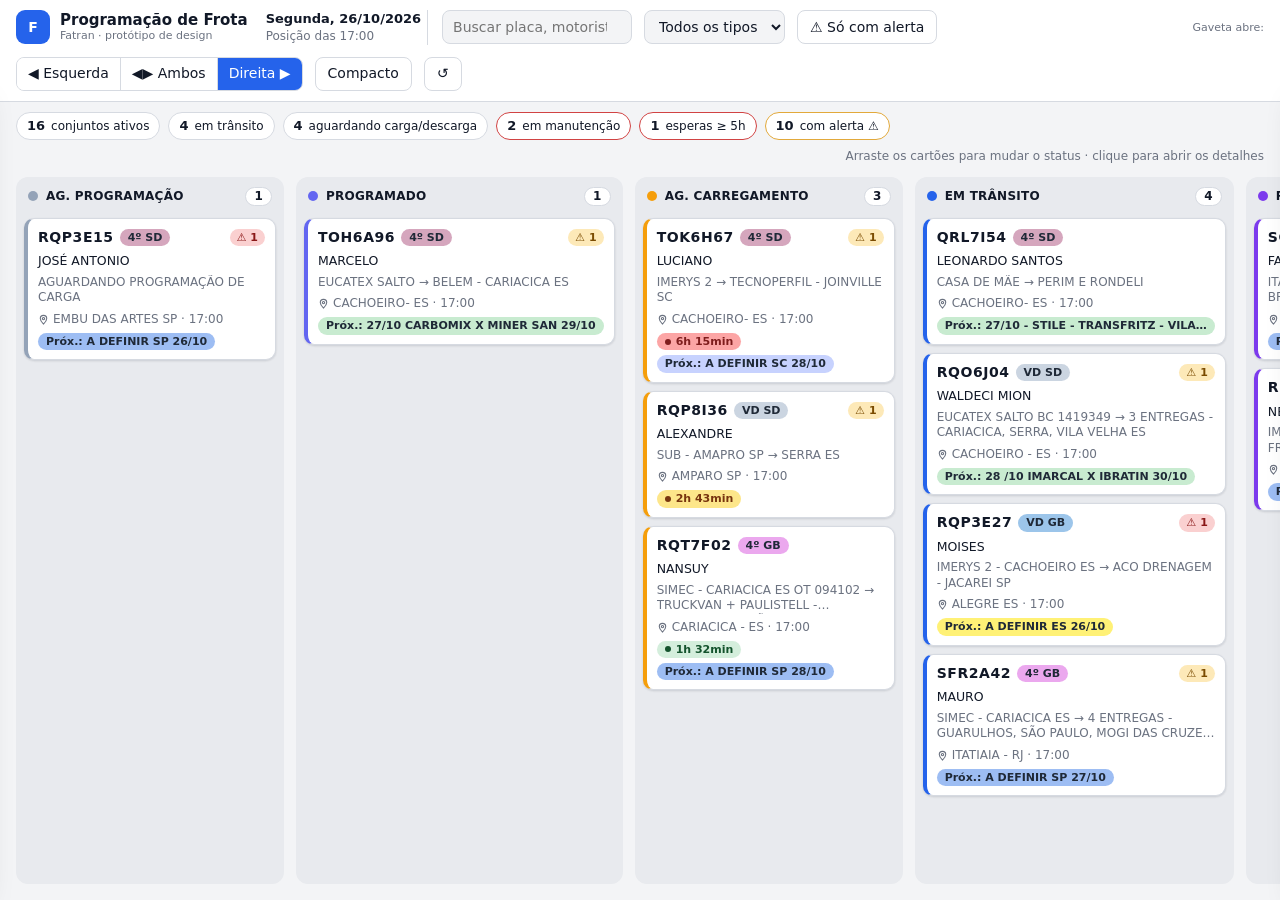
<file: design/prototipo-kanban.html>
<!doctype html>
<html lang="pt-BR">
<head>
<meta charset="utf-8">
<meta name="viewport" content="width=device-width, initial-scale=1">
<title>Programação de Frota · Fatran</title>
<style>
:root{
  --bg:#F3F4F6; --panel:#FFFFFF; --col:#E8EAEE; --ink:#111827; --mut:#6B7280; --line:#D6DAE1;
  --acc:#2563EB; --shadow:0 1px 2px rgba(16,24,40,.08),0 1px 3px rgba(16,24,40,.06);
  --dw:440px;
}
@media (prefers-color-scheme: dark){
  :root{ --bg:#0E1014; --panel:#1A1D24; --col:#14171D; --ink:#E6E8EC; --mut:#98A2B3; --line:#2A2F3A; --acc:#6EA0FF; --shadow:0 1px 2px rgba(0,0,0,.5); }
}
*{box-sizing:border-box}
html,body{height:100%}
body{margin:0;font:14px/1.4 system-ui,-apple-system,"Segoe UI",Roboto,sans-serif;background:var(--bg);color:var(--ink);overflow:hidden}
button,input,select,textarea{font:inherit;color:inherit}
button{cursor:pointer}
:focus-visible{outline:2px solid var(--acc);outline-offset:2px}

.top{display:flex;align-items:center;gap:12px;padding:10px 16px;background:var(--panel);border-bottom:1px solid var(--line);flex-wrap:wrap}
.brand{display:flex;align-items:center;gap:10px;margin-right:6px}
.logo{width:34px;height:34px;border-radius:9px;background:var(--acc);color:#fff;display:grid;place-items:center;font-weight:700}
.brand h1{font-size:15px;margin:0;line-height:1.1}
.brand p{margin:0;font-size:11px;color:var(--mut)}
.dateinfo{display:flex;flex-direction:column;font-size:12px;color:var(--mut);padding-right:6px;border-right:1px solid var(--line);margin-right:2px}
.dateinfo strong{color:var(--ink);font-size:13px}
.top input[type=search],.top select{height:34px;border:1px solid var(--line);border-radius:8px;background:var(--bg);padding:0 10px}
.top input[type=search]{width:190px}
.top .lbl{white-space:nowrap}
.seg button{white-space:nowrap}
.btn{height:34px;padding:0 12px;border:1px solid var(--line);background:var(--panel);border-radius:8px}
.btn:hover{background:var(--bg)}
.btn.on{background:var(--acc);border-color:var(--acc);color:#fff}
.seg{display:inline-flex;border:1px solid var(--line);border-radius:8px;overflow:hidden}
.seg button{height:32px;padding:0 11px;border:0;background:var(--panel);border-right:1px solid var(--line)}
.seg button:last-child{border-right:0}
.seg button.on{background:var(--acc);color:#fff}
.spacer{flex:1}
.lbl{font-size:11px;color:var(--mut)}

.wrap{height:calc(100vh - var(--topH,58px));display:flex;flex-direction:column;transition:padding .28s ease}
body.dl .wrap{padding-left:var(--dw)}
body.dr .wrap{padding-right:var(--dw)}

.summary{display:flex;gap:8px;padding:10px 16px 4px;flex-wrap:wrap;align-items:center}
.pill{display:inline-flex;gap:6px;align-items:center;padding:4px 10px;border-radius:999px;background:var(--panel);border:1px solid var(--line);font-size:12px}
.pill b{font-size:13px}
.pill.warn{border-color:#E2A93B}
.pill.crit{border-color:#D14343}
button.pill:hover{background:var(--bg)}
.hint{margin-left:auto;font-size:12px;color:var(--mut)}

.board{flex:1;display:flex;gap:12px;overflow-x:auto;padding:8px 16px 16px;align-items:stretch;min-height:0}
.col{flex:0 0 268px;display:flex;flex-direction:column;background:var(--col);border-radius:12px;min-height:0}
.col.slim{flex-basis:214px}
.col-h{display:flex;align-items:center;gap:8px;padding:10px 12px 8px;font-weight:650;font-size:12px;letter-spacing:.02em}
.dot{width:10px;height:10px;border-radius:50%}
.cnt{margin-left:auto;background:var(--panel);border-radius:999px;padding:0 8px;font-size:12px;min-width:24px;text-align:center;border:1px solid var(--line)}
.col-b{flex:1;overflow-y:auto;padding:4px 8px 10px;display:flex;flex-direction:column;gap:8px;min-height:60px;border-radius:0 0 12px 12px}
.col-b.over{outline:2px dashed var(--acc);outline-offset:-4px;background:rgba(37,99,235,.06)}
.empty{color:var(--mut);font-size:12px;text-align:center;padding:18px 6px;border:1px dashed var(--line);border-radius:10px}
.ph{height:56px;border-radius:10px;border:2px dashed var(--acc);background:rgba(37,99,235,.08)}

.card{background:var(--panel);border:1px solid var(--line);border-left:4px solid var(--c,#999);border-radius:10px;padding:9px 10px;box-shadow:var(--shadow);cursor:grab;display:flex;flex-direction:column;gap:5px;transition:transform .12s ease,box-shadow .12s ease}
.card:hover{box-shadow:0 4px 12px rgba(16,24,40,.14);transform:translateY(-1px)}
.card.dragging{opacity:.4;cursor:grabbing}
.card.sel{outline:2px solid var(--acc);outline-offset:1px}
.r1{display:flex;align-items:center;gap:6px}
.plate{font-weight:700;font-size:14px;letter-spacing:.04em;font-variant-numeric:tabular-nums}
.drv{font-size:12.5px}
.route{font-size:12px;color:var(--mut);line-height:1.3;display:-webkit-box;-webkit-line-clamp:2;-webkit-box-orient:vertical;overflow:hidden}
.loc{font-size:12px;color:var(--mut);display:flex;align-items:center;gap:4px}
.r4{display:flex;flex-wrap:wrap;gap:5px}
.compact .route,.compact .loc,.compact .r4{display:none}
.al{margin-left:auto;font-size:11px;font-weight:700;padding:1px 7px;border-radius:999px}
.al.warn{background:#FDE9B8;color:#7A4B00}
.al.crit{background:#FAD0D0;color:#8A1717}

.chip{display:inline-flex;align-items:center;padding:1px 8px;border-radius:999px;font-size:11px;font-weight:600;color:#1F2937;background:#E5E7EB;white-space:nowrap;max-width:100%;overflow:hidden;text-overflow:ellipsis}
.t-sd4{background:#D5A6BD}.t-gb4{background:#EBA8EE}.t-vdgb{background:#9CC5EA}.t-vdsd{background:#CBD5E1}.t-bit{background:#BFE3C6}
.n-es{background:#FFF176}.n-sp{background:#9DBDF3}.n-rj{background:#E8A598}.n-sc{background:#C7D2FE}.n-ok{background:#C8EBD0}
.w-ok{background:#D4EEDC;color:#14532D}.w-y{background:#FDE68A;color:#78350F}.w-r{background:#FCA5A5;color:#7F1D1D}.w-x{background:#C98BAA;color:#3F0F27}
.live::before{content:"";width:6px;height:6px;border-radius:50%;background:currentColor;margin-right:5px;animation:pulse 1.4s infinite}
@keyframes pulse{50%{opacity:.25}}

/* Gaveta */
.drawer{position:fixed;top:var(--topH,58px);bottom:0;width:min(var(--dw),100vw);background:var(--panel);display:flex;flex-direction:column;z-index:20;transition:transform .28s ease;box-shadow:0 0 30px rgba(0,0,0,.18)}
.drawer.left{left:0;border-right:1px solid var(--line);transform:translateX(-104%)}
.drawer.right{right:0;border-left:1px solid var(--line);transform:translateX(104%)}
.drawer.open{transform:none}
.dh{display:flex;align-items:center;gap:8px;padding:12px 14px;border-bottom:1px solid var(--line)}
.dh .plate{font-size:18px}
.dh select{height:32px;border:1px solid var(--line);border-radius:8px;background:var(--bg);padding:0 8px;font-weight:600}
.ib{width:32px;height:32px;border:1px solid var(--line);border-radius:8px;background:var(--panel);display:grid;place-items:center;font-size:15px}
.ib:hover{background:var(--bg)}
.db{flex:1;overflow-y:auto;padding:6px 14px 20px}
.sec{padding:12px 0 6px;border-bottom:1px solid var(--line)}
.sec:last-child{border-bottom:0}
.sec h3{margin:0 0 8px;font-size:11px;text-transform:uppercase;letter-spacing:.08em;color:var(--mut)}
.grid{display:grid;grid-template-columns:1fr 1fr;gap:8px 10px}
.f{display:flex;flex-direction:column;gap:3px}
.f.full{grid-column:1/-1}
.f span{font-size:11px;color:var(--mut)}
.f input,.f select,.f textarea{border:1px solid var(--line);border-radius:7px;background:var(--bg);padding:6px 8px;min-width:0;width:100%}
.f textarea{min-height:64px;resize:vertical}
.wait{display:flex;align-items:center;gap:8px;margin-top:8px;font-size:12px;color:var(--mut)}
.alertbox{margin:10px 0 0;padding:8px 10px;border-radius:9px;font-size:12.5px}
.alertbox ul{margin:4px 0 0;padding-left:18px}
.alertbox.warn{background:#FFF6DB;color:#6B4400;border:1px solid #EFD27A}
.alertbox.crit{background:#FDE6E6;color:#7A1414;border:1px solid #F0A6A6}
.tl{list-style:none;margin:0;padding:0}
.tl li{position:relative;padding:0 0 10px 16px;font-size:12.5px;border-left:2px solid var(--line);margin-left:4px}
.tl li::before{content:"";position:absolute;left:-6px;top:3px;width:10px;height:10px;border-radius:50%;background:var(--acc)}
.tl small{display:block;color:var(--mut)}
.sidepick{display:flex;gap:6px;align-items:center}

#toast{position:fixed;left:50%;bottom:18px;transform:translateX(-50%) translateY(80px);background:#111827;color:#fff;padding:10px 14px;border-radius:10px;display:flex;gap:12px;align-items:center;z-index:50;transition:transform .25s ease;box-shadow:0 8px 24px rgba(0,0,0,.3)}
#toast.show{transform:translateX(-50%)}
#toast button{background:transparent;border:1px solid #fff5;color:#fff;border-radius:6px;padding:2px 10px}

@media (max-width:900px){
  :root{--dw:100vw}
  body.dl .wrap,body.dr .wrap{padding:0}
  .top input[type=search]{width:100%}
  .hint{display:none}
}
@media (prefers-reduced-motion:reduce){*{transition:none!important;animation:none!important}}
</style>
</head>
<body>
<header class="top" id="top">
  <div class="brand"><div class="logo">F</div><div><h1>Programação de Frota</h1><p>Fatran · protótipo de design</p></div></div>
  <div class="dateinfo"><strong>Segunda, 26/10/2026</strong><span>Posição das 17:00</span></div>
  <input type="search" id="q" placeholder="Buscar placa, motorista, destino…" aria-label="Buscar">
  <select id="ftipo" aria-label="Tipo do conjunto"><option value="">Todos os tipos</option></select>
  <button class="btn" id="bAlert" aria-pressed="false">⚠ Só com alerta</button>
  <span class="spacer"></span>
  <span class="lbl">Gaveta abre:</span>
  <div class="seg" id="sideSeg" role="group" aria-label="Lado em que a gaveta abre">
    <button data-m="left" title="Abrir pela esquerda">◀ Esquerda</button>
    <button data-m="both" title="Abrir dos dois lados">◀▶ Ambos</button>
    <button data-m="right" title="Abrir pela direita" class="on">Direita ▶</button>
  </div>
  <button class="btn" id="bCompact" aria-pressed="false">Compacto</button>
  <button class="btn" id="bReset" title="Restaurar os dados de 26/10" aria-label="Restaurar os dados de 26/10">↺</button>
</header>

<div class="wrap" id="wrap">
  <div class="summary" id="summary"></div>
  <main class="board" id="board"></main>
</div>

<aside class="drawer left" id="dL" aria-hidden="true"></aside>
<aside class="drawer right" id="dR" aria-hidden="true"></aside>
<div id="toast" role="status" aria-live="polite"></div>

<script>
const DATA = [{"id": 1, "placa": "TOR2D20", "implemento": "SGI2C61", "tipo": "4º SD", "motorista": "ADÃO", "dataProg": "2026-10-23", "chegCarga": "2026-10-23", "hrChegCarga": "08:00", "dataCarreg": "2026-10-23", "hrCarreg": "11:35", "embarcador": "SUB MARINI SP", "destino": "CARIACICA ES", "dataProgDescarga": "2026-10-26", "dataDescarga": null, "hrDescarga": "13:50", "status": "AG. DESCARGA", "posicao": "17:00", "localizacao": "CARIACICA - ES", "obs": "", "proximaCarga": "27/10 IMERYS X POXPUR 29/10", "extra": ""}, {"id": 2, "placa": "QRL7I54", "implemento": "SGI5A30", "tipo": "4º SD", "motorista": "LEONARDO SANTOS", "dataProg": "2026-10-22", "chegCarga": "2026-10-22", "hrChegCarga": "12:20", "dataCarreg": "2026-10-22", "hrCarreg": "14:05", "embarcador": "CASA DE MÃE", "destino": "PERIM E RONDELI", "dataProgDescarga": "2026-10-27", "dataDescarga": null, "hrDescarga": null, "status": "EM TRÂNSITO", "posicao": "17:00", "localizacao": "CACHOEIRO- ES", "obs": "DESCARREGA RONDELLI 27/10", "proximaCarga": "27/10 - STILE - TRANSFRITZ - VILA VELHA x NEXUS - ARUJA/SP 29/10", "extra": "30/10 - BUFALO - EMBU DAS ARTES x ATACADÃO SERRA/ES - 04/11 - ATACADÃO VILA VELHA 05/11 PROTOCOLOS: 564086 E 564087 OBSERVAÇÃO ENTREGA EM VITÓRIA PRECISA CHEGAR ANTES DAS 6 DA MANHÃ."}, {"id": 3, "placa": "TOK6H67", "implemento": "TOG0D96", "tipo": "4º SD", "motorista": "LUCIANO", "dataProg": "2026-10-26", "chegCarga": "2026-10-26", "hrChegCarga": "10:45", "dataCarreg": null, "hrCarreg": null, "embarcador": "IMERYS 2", "destino": "TECNOPERFIL - JOINVILLE SC", "dataProgDescarga": "2026-10-29", "dataDescarga": null, "hrDescarga": null, "status": "AG. CARREGAMENTO", "posicao": "17:00", "localizacao": "CACHOEIRO- ES", "obs": "", "proximaCarga": "A DEFINIR SC 28/10", "extra": ""}, {"id": 4, "placa": "TOH6A96", "implemento": "SFT2I58", "tipo": "4º SD", "motorista": "MARCELO", "dataProg": "2026-10-22", "chegCarga": "2026-10-22", "hrChegCarga": "14:21", "dataCarreg": "2026-10-23", "hrCarreg": "06:49", "embarcador": "EUCATEX SALTO", "destino": "BELEM - CARIACICA ES", "dataProgDescarga": "2026-10-26", "dataDescarga": null, "hrDescarga": null, "status": "PROGRAMADO", "posicao": "17:00", "localizacao": "CACHOEIRO- ES", "obs": "DESCARREGA 27/10", "proximaCarga": "27/10 CARBOMIX X MINER SAN 29/10", "extra": ""}, {"id": 5, "placa": "TOR2D26", "implemento": "TOF8A95", "tipo": "4º SD", "motorista": "MARIO", "dataProg": "2026-10-23", "chegCarga": "2026-10-23", "hrChegCarga": "18:40", "dataCarreg": "2026-10-24", "hrCarreg": "07:30", "embarcador": "SUB - PIRACICABA - SP", "destino": "SUB LINHARES - ES", "dataProgDescarga": "2026-10-27", "dataDescarga": null, "hrDescarga": null, "status": "DSR", "posicao": "17:00", "localizacao": "CACHOEIRO- ES", "obs": "DESCARREGA 27/10", "proximaCarga": "A DEFINIR ES 27/10", "extra": ""}, {"id": 6, "placa": "RQP3E15", "implemento": "TOF9C87", "tipo": "4º SD", "motorista": "JOSÉ ANTONIO", "dataProg": "2026-10-26", "chegCarga": "2026-10-26", "hrChegCarga": null, "dataCarreg": null, "hrCarreg": null, "embarcador": "AGUARDANDO PROGRAMAÇÃO DE CARGA", "destino": "AGUARDANDO PROGRAMAÇÃO DE CARGA", "dataProgDescarga": null, "dataDescarga": null, "hrDescarga": null, "status": "AG. PROGRAMAÇÃO", "posicao": "17:00", "localizacao": "EMBU DAS ARTES SP", "obs": "AGUARDANDO PROGRAMAÇÃO DE CARGA", "proximaCarga": "A DEFINIR SP 26/10", "extra": ""}, {"id": 7, "placa": "RQP-3E15", "implemento": "TOF9C87", "tipo": "4º SD", "motorista": "JOSÉ ANTONIO", "dataProg": "2026-09-18", "chegCarga": "2026-09-18", "hrChegCarga": "09:15", "dataCarreg": "2026-09-18", "hrCarreg": "16:49", "embarcador": "CARBOMIX - CACHOEIRO ES", "destino": "MINERIOS OURO BRANCO - SÃO PAULO + PALETES", "dataProgDescarga": "2026-09-21", "dataDescarga": "2026-09-21", "hrDescarga": "05:09", "status": "ENTREGUE", "posicao": "08:20", "localizacao": "", "obs": "", "proximaCarga": "A DEFINIR ES 30/10", "extra": ""}, {"id": 8, "placa": "RBG5J77", "implemento": "SFP4F71", "tipo": "VD SD", "motorista": "MARCOS VINICIUS", "dataProg": "2026-10-25", "chegCarga": "2026-10-25", "hrChegCarga": "07:00", "dataCarreg": "2026-10-25", "hrCarreg": "09:20", "embarcador": "IMARCAL - VARGEM ALTA", "destino": "IBRATIN - FRANCO DA ROCHA SP", "dataProgDescarga": "2026-10-27", "dataDescarga": null, "hrDescarga": null, "status": "EM MANUTENÇÃO", "posicao": "17:00", "localizacao": "CACHOEIRO - ES", "obs": "AGUARDANDO MANUTENÇÃO - VIAJA 27/10 ENTREGA 28/10", "proximaCarga": "A DEFINIR SP 28/10", "extra": ""}, {"id": 9, "placa": "RQO6J04", "implemento": "RQN0I89", "tipo": "VD SD", "motorista": "WALDECI MION", "dataProg": "2026-10-22", "chegCarga": "2026-10-22", "hrChegCarga": "21:49", "dataCarreg": "2026-10-23", "hrCarreg": "12:05", "embarcador": "EUCATEX SALTO  BC 1419349", "destino": "3 ENTREGAS - CARIACICA, SERRA, VILA VELHA ES", "dataProgDescarga": "2026-10-26", "dataDescarga": null, "hrDescarga": null, "status": "EM TRÂNSITO", "posicao": "17:00", "localizacao": "CACHOEIRO - ES", "obs": "DESCARREGA 27/10", "proximaCarga": "28 /10 IMARCAL X IBRATIN 30/10", "extra": ""}, {"id": 10, "placa": "RQP8I36", "implemento": "RBF6C84", "tipo": "VD SD", "motorista": "ALEXANDRE", "dataProg": "2026-10-26", "chegCarga": "2026-10-26", "hrChegCarga": "14:17", "dataCarreg": null, "hrCarreg": null, "embarcador": "SUB - AMAPRO SP", "destino": "SERRA ES", "dataProgDescarga": "2026-10-29", "dataDescarga": null, "hrDescarga": null, "status": "AG. CARREGAMENTO", "posicao": "17:00", "localizacao": "AMPARO SP", "obs": "", "proximaCarga": "", "extra": ""}, {"id": 11, "placa": "SGF3D51", "implemento": "", "tipo": "BITRUCK", "motorista": "FABRICIO", "dataProg": "2026-10-26", "chegCarga": "2026-10-26", "hrChegCarga": "10:15", "dataCarreg": "2026-10-26", "hrCarreg": "12:45", "embarcador": "ITA PLANA - CACHOEIRO ES", "destino": "BRAZINCO - SP", "dataProgDescarga": "2026-10-28", "dataDescarga": null, "hrDescarga": null, "status": "PERNOITE", "posicao": "17:00", "localizacao": "CACHOEIRO - ES", "obs": "DESCARREGA 28/10", "proximaCarga": "A DEFINIR SP 28/10", "extra": ""}, {"id": 12, "placa": "RQP3E27", "implemento": "RBC6I42", "tipo": "VD GB", "motorista": "MOISES", "dataProg": "2026-10-27", "chegCarga": "2026-10-27", "hrChegCarga": null, "dataCarreg": null, "hrCarreg": null, "embarcador": "IMERYS 2 - CACHOEIRO ES", "destino": "ACO DRENAGEM - JACAREI SP", "dataProgDescarga": "2026-10-26", "dataDescarga": null, "hrDescarga": null, "status": "EM TRÂNSITO", "posicao": "17:00", "localizacao": "ALEGRE ES", "obs": "", "proximaCarga": "A DEFINIR ES 26/10", "extra": ""}, {"id": 13, "placa": "RBC7G46", "implemento": "RQN6G89", "tipo": "VD GB", "motorista": "NEILSON", "dataProg": "2026-10-24", "chegCarga": "2026-10-24", "hrChegCarga": "09:00", "dataCarreg": "2026-10-24", "hrCarreg": "15:35", "embarcador": "IMARCAL - VARGEM ALTA", "destino": "IBRATIN - FRANCO DA ROCHA SP", "dataProgDescarga": "2026-10-27", "dataDescarga": null, "hrDescarga": null, "status": "PERNOITE", "posicao": "17:00", "localizacao": "PINDA SP", "obs": "ENTREGA NA TERÇA-FEIRA", "proximaCarga": "A DEFINIR SP 27/10", "extra": ""}, {"id": 14, "placa": "RQT7F02", "implemento": "UNN2F34", "tipo": "4º GB", "motorista": "NANSUY", "dataProg": "2026-10-26", "chegCarga": "2026-10-26", "hrChegCarga": "15:28", "dataCarreg": null, "hrCarreg": null, "embarcador": "SIMEC - CARIACICA ES OT 094102", "destino": "TRUCKVAN + PAULISTELL - GUARULHOS X SÃO PAULO SP", "dataProgDescarga": "2026-10-28", "dataDescarga": null, "hrDescarga": null, "status": "AG. CARREGAMENTO", "posicao": "17:00", "localizacao": "CARIACICA - ES", "obs": "", "proximaCarga": "A DEFINIR SP 28/10", "extra": ""}, {"id": 15, "placa": "SFR2A42", "implemento": "SGJ3D53", "tipo": "4º GB", "motorista": "MAURO", "dataProg": "2026-10-23", "chegCarga": "2026-10-23", "hrChegCarga": "06:00", "dataCarreg": "2026-10-23", "hrCarreg": "13:50", "embarcador": "SIMEC - CARIACICA ES", "destino": "4 ENTREGAS - GUARULHOS, SÃO PAULO, MOGI DAS CRUZES SP", "dataProgDescarga": "2026-10-26", "dataDescarga": null, "hrDescarga": null, "status": "EM TRÂNSITO", "posicao": "17:00", "localizacao": "ITATIAIA - RJ", "obs": "PREVISÃO DE DESCARGA 27/10", "proximaCarga": "A DEFINIR SP 27/10", "extra": ""}, {"id": 16, "placa": "RQO9B49", "implemento": "SGJ3D46", "tipo": "4º GB", "motorista": "WESCLEY", "dataProg": "2026-10-23", "chegCarga": "2026-10-23", "hrChegCarga": "17:05", "dataCarreg": "2026-10-24", "hrCarreg": "08:00", "embarcador": "SIMEC PINDA SP", "destino": "RDG SERRA ES", "dataProgDescarga": "2026-10-26", "dataDescarga": null, "hrDescarga": null, "status": "DSR", "posicao": "17:00", "localizacao": "CACHOEIRO - ES", "obs": "DESCARREGA 27/10", "proximaCarga": "A DEFINIR ES 26/10", "extra": ""}, {"id": 17, "placa": "RQV4E14", "implemento": "RBC7G52", "tipo": "VD GB", "motorista": "", "dataProg": null, "chegCarga": null, "hrChegCarga": null, "dataCarreg": null, "hrCarreg": null, "embarcador": "MANUTENÇÃO DAF- VIANA", "destino": "MANUTENÇÃO DAF- VIANA", "dataProgDescarga": null, "dataDescarga": null, "hrDescarga": null, "status": "EM MANUTENÇÃO", "posicao": null, "localizacao": "", "obs": "CARRO NA DAF PARA AVALIAR OSPROBLEMAS GERADOS A PARTIR DA COLISÃO. SEM PREVISÃO DE LIBERAÇÃO", "proximaCarga": "SEM PREVISÃO", "extra": ""}];

const STATUS = [
  ['AG. PROGRAMAÇÃO','#94A3B8'],['PROGRAMADO','#6366F1'],['AG. CARREGAMENTO','#F59E0B'],['EM TRÂNSITO','#2563EB'],
  ['PERNOITE','#7C3AED'],['DSR','#0EA5E9'],['AG. DESCARGA','#F97316'],['AG. TROCA DE NOTA','#CA8A04'],
  ['ENTREGUE','#16A34A'],['EM MANUTENÇÃO','#DC2626']
];
const STATUS_COLOR = Object.fromEntries(STATUS);
const TIPOS = ['4º SD','4º GB','VD SD','VD GB','BITRUCK'];
const TIPO_CLASS = {'4º SD':'t-sd4','4º GB':'t-gb4','VD SD':'t-vdsd','VD GB':'t-vdgb','BITRUCK':'t-bit','BITR GB':'t-bit'};
const REF = new Date(2026,9,26,17,0); // relógio de referência do protótipo: 26/10/2026 17:00
const KEY = 'frota-proto-v1';

/* ---------- utilidades ---------- */
const $ = s => document.querySelector(s);
const esc = v => String(v ?? '').replace(/[&<>"']/g, c => ({'&':'&amp;','<':'&lt;','>':'&gt;','"':'&quot;',"'":'&#39;'}[c]));
const normPlate = p => String(p||'').toUpperCase().replace(/[^A-Z0-9]/g,'');
const fmtD = d => d ? d.split('-').reverse().slice(0,2).join('/') : '';
function pdt(date,time){ if(!date||!time) return null; const [y,m,d]=date.split('-').map(Number); const [h,mi]=time.split(':').map(Number); return new Date(y,m-1,d,h,mi); }
function fmtDur(min){ const d=Math.floor(min/1440), h=Math.floor((min%1440)/60), m=min%60; return (d?d+'d ':'')+h+'h '+String(m).padStart(2,'0')+'min'; }
const waitCls = m => m<120?'w-ok':m<300?'w-y':m<420?'w-r':'w-x';
const nowLabel = () => { const n=new Date(); return String(n.getDate()).padStart(2,'0')+'/'+String(n.getMonth()+1).padStart(2,'0')+' '+String(n.getHours()).padStart(2,'0')+':'+String(n.getMinutes()).padStart(2,'0'); };
const clone = o => JSON.parse(JSON.stringify(o));

/* ---------- estado ---------- */
let cards = [], sel = null, mode = 'right', undoStack = [], filters = {q:'',tipo:'',alert:false}, compact = false;

function initialCards(){
  return clone(DATA).map(c => ({...c, eventos:[{em:'26/10 17:00', texto:'Posição inicial: '+c.status}]}));
}
function load(){
  try{ const s = JSON.parse(localStorage.getItem(KEY)||'null'); if(s && Array.isArray(s.cards)){ cards=s.cards; mode=s.mode||'right'; return; } }catch(e){}
  cards = initialCards();
}
function save(){ try{ localStorage.setItem(KEY, JSON.stringify({cards,mode})); }catch(e){} }

/* ---------- regras: esperas e alertas ---------- */
function waits(c){
  const out = {carreg:null, desc:null};
  const s1 = pdt(c.chegCarga,c.hrChegCarga);
  if(s1){
    let e = pdt(c.dataCarreg,c.hrCarreg), live=false;
    if(!e && c.status==='AG. CARREGAMENTO'){ e=REF; live=true; }
    if(e && e>=s1) out.carreg = {min:Math.round((e-s1)/60000), live};
  }
  const s2 = pdt(c.dataDescarga||c.dataProgDescarga, c.hrDescarga);
  if(s2 && c.status==='AG. DESCARGA' && REF>=s2) out.desc = {min:Math.round((REF-s2)/60000), live:true};
  return out;
}
function alerts(c){
  const a = [];
  const dup = cards.filter(x => normPlate(x.placa)===normPlate(c.placa)).length>1;
  if(dup) a.push({s:'crit',t:'Placa duplicada na programação ('+normPlate(c.placa)+')'+(c.status==='ENTREGUE'?' — registro antigo, deve ser arquivado':'')});
  if(c.dataProgDescarga && c.chegCarga && c.dataProgDescarga < c.chegCarga) a.push({s:'crit',t:'Previsão de entrega ('+fmtD(c.dataProgDescarga)+') anterior à chegada no carregamento ('+fmtD(c.chegCarga)+')'});
  const found = (c.obs||'').match(/\b\d{1,2}\/\d{1,2}\b/g);
  if(found && c.dataProgDescarga && c.status!=='ENTREGUE'){
    const prev = fmtD(c.dataProgDescarga).replace(/\b0(\d)/g,'$1');
    if(!found.some(x => x.replace(/\b0(\d)/g,'$1')===prev)) a.push({s:'warn',t:'A observação cita '+found.join(', ')+', mas a previsão de entrega é '+fmtD(c.dataProgDescarga)});
  }
  if(c.status==='EM MANUTENÇÃO' && c.dataCarreg) a.push({s:'warn',t:'Em manutenção com carga já carregada — confirmar o status'});
  if(!c.proximaCarga && c.status!=='EM MANUTENÇÃO' && c.status!=='ENTREGUE') a.push({s:'warn',t:'Sem próxima carga definida'});
  const w = waits(c);
  [['Espera no carregamento',w.carreg],['Espera na descarga',w.desc]].forEach(([n,x])=>{
    if(x && x.live && x.min>=300) a.push({s:x.min>=420?'crit':'warn',t:n+' em '+fmtDur(x.min)});
  });
  return a;
}
const worst = al => al.some(x=>x.s==='crit') ? 'crit' : al.length ? 'warn' : '';

/* ---------- renderização do quadro ---------- */
const nextChip = t => {
  if(!t) return '';
  const m = t.match(/A DEFINIR\s+(ES|SP|RJ|SC)/i);
  const cls = m ? 'n-'+m[1].toLowerCase() : 'n-ok';
  return '<span class="chip '+cls+'" title="Próxima carga: '+esc(t)+'">Próx.: '+esc(t.length>34?t.slice(0,33)+'…':t)+'</span>';
};
const pin = '<svg width="11" height="11" viewBox="0 0 24 24" fill="none" stroke="currentColor" stroke-width="2.4" aria-hidden="true"><path d="M12 22s7-6.2 7-12a7 7 0 1 0-14 0c0 5.8 7 12 7 12z"/><circle cx="12" cy="10" r="2.5"/></svg>';

function visible(c){
  const q = filters.q.trim().toLowerCase();
  if(q && ![c.placa,c.motorista,c.destino,c.embarcador,c.localizacao,c.implemento].join(' ').toLowerCase().includes(q)) return false;
  if(filters.tipo && c.tipo!==filters.tipo) return false;
  if(filters.alert && !alerts(c).length) return false;
  return true;
}
function cardHTML(c){
  const al = alerts(c), w = waits(c), wk = w.desc || w.carreg;
  const live = (w.desc && w.desc.live) || (w.carreg && w.carreg.live);
  const route = c.embarcador===c.destino ? c.embarcador : [c.embarcador,c.destino].filter(Boolean).join(' → ');
  const badge = (live && wk) ? '<span class="chip '+waitCls(wk.min)+' live" title="Espera em andamento">'+fmtDur(wk.min)+'</span>' : '';
  return '<article class="card'+(sel===c.id?' sel':'')+'" draggable="true" data-id="'+c.id+'" style="--c:'+(STATUS_COLOR[c.status]||'#999')+'" tabindex="0" aria-label="'+esc(c.placa+' '+c.motorista)+'">'
    +'<div class="r1"><span class="plate">'+esc(c.placa)+'</span><span class="chip '+(TIPO_CLASS[c.tipo]||'')+'">'+esc(c.tipo||'—')+'</span>'
    +(al.length?'<span class="al '+worst(al)+'" title="'+esc(al.map(x=>x.t).join('\n'))+'">⚠ '+al.length+'</span>':'')+'</div>'
    +'<div class="drv">'+esc(c.motorista||'Sem motorista')+'</div>'
    +(route?'<div class="route">'+esc(route)+'</div>':'')
    +(c.localizacao?'<div class="loc">'+pin+esc(c.localizacao)+(c.posicao?' · '+esc(c.posicao):'')+'</div>':'')
    +((badge||c.proximaCarga)?'<div class="r4">'+badge+nextChip(c.proximaCarga)+'</div>':'')
    +'</article>';
}
function renderBoard(){
  const b = $('#board'), keepX = b.scrollLeft, keepY = [...b.querySelectorAll('.col-b')].map(x=>x.scrollTop);
  b.innerHTML = STATUS.map(([name,color]) => {
    const list = cards.filter(c => c.status===name && visible(c));
    const total = cards.filter(c => c.status===name).length;
    return '<section class="col'+(name==='AG. TROCA DE NOTA'?' slim':'')+'" data-status="'+name+'">'
      +'<div class="col-h"><span class="dot" style="background:'+color+'"></span>'+name+'<span class="cnt">'+(list.length===total?total:list.length+'/'+total)+'</span></div>'
      +'<div class="col-b" data-status="'+name+'">'+(list.length?list.map(cardHTML).join(''):'<div class="empty">Solte um veículo aqui</div>')+'</div></section>';
  }).join('');
  b.scrollLeft = keepX; b.querySelectorAll('.col-b').forEach((x,i)=>x.scrollTop=keepY[i]||0);
  renderSummary();
}
function renderSummary(){
  const ativos = cards.filter(c=>c.status!=='ENTREGUE');
  const n = s => cards.filter(c=>c.status===s).length;
  const crit = cards.filter(c=>{const w=waits(c);return [w.carreg,w.desc].some(x=>x&&x.live&&x.min>=300);}).length;
  const comAlerta = cards.filter(c=>alerts(c).length).length;
  $('#summary').innerHTML =
    '<span class="pill"><b>'+ativos.length+'</b> conjuntos ativos</span>'
   +'<span class="pill"><b>'+n('EM TRÂNSITO')+'</b> em trânsito</span>'
   +'<span class="pill"><b>'+(n('AG. CARREGAMENTO')+n('AG. DESCARGA'))+'</b> aguardando carga/descarga</span>'
   +'<span class="pill '+(n('EM MANUTENÇÃO')?'crit':'')+'"><b>'+n('EM MANUTENÇÃO')+'</b> em manutenção</span>'
   +'<span class="pill '+(crit?'crit':'')+'"><b>'+crit+'</b> esperas ≥ 5h</span>'
   +'<button class="pill '+(comAlerta?'warn':'')+'" id="pAlert"><b>'+comAlerta+'</b> com alerta ⚠</button>'
   +'<span class="hint">Arraste os cartões para mudar o status · clique para abrir os detalhes</span>';
  const pa = $('#pAlert'); if(pa) pa.onclick = () => { filters.alert=!filters.alert; syncAlertBtn(); renderBoard(); };
}

/* ---------- movimento e desfazer ---------- */
function snapshot(){ undoStack.push(clone(cards)); if(undoStack.length>30) undoStack.shift(); }
function moveCard(id,newStatus,beforeId,origem){
  const c = cards.find(x=>x.id===id); if(!c) return;
  const old = c.status;
  if(old===newStatus && (!beforeId || beforeId===id)) return;
  snapshot();
  cards = cards.filter(x=>x.id!==id);
  c.status = newStatus;
  const idx = beforeId ? cards.findIndex(x=>x.id===beforeId) : -1;
  if(idx>=0) cards.splice(idx,0,c); else cards.push(c);
  if(old!==newStatus){
    c.eventos = c.eventos||[]; c.eventos.unshift({em:nowLabel(), texto:old+' → '+newStatus+(origem?' ('+origem+')':'')});
    toast(c.placa+': '+old+' → '+newStatus, true);
  }
  save(); renderBoard(); renderDrawers();
}
function undo(){
  const prev = undoStack.pop(); if(!prev) return;
  cards = prev; save(); renderBoard(); renderDrawers(); toast('Alteração desfeita');
}
let toastT;
function toast(msg,withUndo){
  const t = $('#toast');
  t.innerHTML = '<span>'+esc(msg)+'</span>'+(withUndo?'<button id="tUndo">Desfazer</button>':'');
  t.classList.add('show'); clearTimeout(toastT); toastT = setTimeout(()=>t.classList.remove('show'), 5000);
  const u = $('#tUndo'); if(u) u.onclick = () => { undo(); t.classList.remove('show'); };
}

/* ---------- gaveta ---------- */
const F = (c,f,label,type,cls) => '<label class="f '+(cls||'')+'"><span>'+label+'</span><input type="'+(type||'text')+'" data-f="'+f+'" value="'+esc(c[f]||'')+'"></label>';
const TA = (c,f,label) => '<label class="f full"><span>'+label+'</span><textarea data-f="'+f+'">'+esc(c[f]||'')+'</textarea></label>';
const waitRow = (x,label) => x ? '<div class="wait"><span>'+label+':</span><span class="chip '+waitCls(x.min)+(x.live?' live':'')+'">'+fmtDur(x.min)+(x.live?' (em andamento)':'')+'</span></div>' : '<div class="wait"><span>'+label+': —</span></div>';

const secConj = c => '<section class="sec"><h3>Conjunto e motorista</h3><div class="grid">'
  +F(c,'placa','Placa do cavalo')+F(c,'implemento','Implemento')
  +'<label class="f"><span>Tipo do conjunto</span><select data-f="tipo">'+TIPOS.map(t=>'<option'+(t===c.tipo?' selected':'')+'>'+t+'</option>').join('')+'</select></label>'
  +F(c,'motorista','Motorista')
  +F(c,'localizacao','Localização atual','text','full')
  +F(c,'posicao','Hora da posição','time')+'</div></section>';
const secCarreg = c => '<section class="sec"><h3>Carregamento</h3><div class="grid">'
  +F(c,'embarcador','Embarcador','text','full')
  +F(c,'dataProg','Data da programação','date','full')
  +F(c,'chegCarga','Chegada (data)','date')+F(c,'hrChegCarga','Chegada (hora)','time')
  +F(c,'dataCarreg','Carregou (data)','date')+F(c,'hrCarreg','Carregou (hora)','time')
  +'</div>'+waitRow(waits(c).carreg,'Espera no carregamento')+'</section>';
const secDesc = c => '<section class="sec"><h3>Descarga</h3><div class="grid">'
  +F(c,'destino','Destino','text','full')
  +F(c,'dataProgDescarga','Previsão de entrega','date','full')
  +F(c,'dataDescarga','Chegada (data)','date')+F(c,'hrDescarga','Chegada (hora)','time')
  +'</div>'+waitRow(waits(c).desc,'Espera na descarga')+'</section>';
const secProx = c => '<section class="sec"><h3>Próxima carga</h3><div class="grid">'+F(c,'proximaCarga','Data · embarcador × destino','text','full')+'</div><div class="wait">'+nextChip(c.proximaCarga)+'</div></section>';
const secObs = c => '<section class="sec"><h3>Observações</h3><div class="grid">'+TA(c,'obs','Observação')+(c.extra?TA(c,'extra','Anotações extras'):'')+'</div></section>';
const secHist = c => '<section class="sec"><h3>Histórico de status</h3><ul class="tl">'+(c.eventos||[]).map(e=>'<li>'+esc(e.texto)+'<small>'+esc(e.em)+'</small></li>').join('')+'</ul></section>';
const alertBox = c => { const al=alerts(c); return al.length ? '<div class="alertbox '+worst(al)+'"><b>⚠ '+al.length+' alerta'+(al.length>1?'s':'')+'</b><ul>'+al.map(x=>'<li>'+esc(x.t)+'</li>').join('')+'</ul></div>' : ''; };
const statusSel = c => '<select data-f="status" aria-label="Status">'+STATUS.map(([s])=>'<option'+(s===c.status?' selected':'')+'>'+s+'</option>').join('')+'</select>';
const headL = (c,full) => '<div class="dh"><span class="plate">'+esc(c.placa)+'</span><span class="chip '+(TIPO_CLASS[c.tipo]||'')+'">'+esc(c.tipo)+'</span>'
  +(full?'<span style="flex:1"></span>'+statusSel(c)+navBtns():'<span style="flex:1"></span><button class="ib" data-act="close" title="Fechar (Esc)">✕</button>')+'</div>';
const navBtns = () => '<button class="ib" data-act="prev" title="Anterior (←)">‹</button><button class="ib" data-act="next" title="Próximo (→)">›</button><button class="ib" data-act="close" title="Fechar (Esc)">✕</button>';
const headR = c => '<div class="dh"><span style="font-weight:650;white-space:nowrap">Viagem</span><span style="flex:1"></span>'+statusSel(c)+navBtns()+'</div>';

function renderDrawers(){
  const c = cards.find(x=>x.id===sel), L=$('#dL'), R=$('#dR');
  document.body.classList.toggle('dl', !!c && (mode==='left'||mode==='both'));
  document.body.classList.toggle('dr', !!c && (mode==='right'||mode==='both'));
  document.documentElement.style.setProperty('--dw', mode==='both' ? '410px' : '440px');
  L.classList.toggle('open', !!c && (mode==='left'||mode==='both'));
  R.classList.toggle('open', !!c && (mode==='right'||mode==='both'));
  L.setAttribute('aria-hidden', !L.classList.contains('open')); R.setAttribute('aria-hidden', !R.classList.contains('open'));
  if(!c) return;
  const all = alertBox(c)+secConj(c)+secCarreg(c)+secDesc(c)+secProx(c)+secObs(c)+secHist(c);
  if(mode==='left')  L.innerHTML = headL(c,true)+'<div class="db">'+all+'</div>';
  if(mode==='right') R.innerHTML = headL(c,true)+'<div class="db">'+all+'</div>';
  if(mode==='both'){
    L.innerHTML = headL(c,false)+'<div class="db">'+secConj(c)+secCarreg(c)+'</div>';
    R.innerHTML = headR(c)+'<div class="db">'+alertBox(c)+secDesc(c)+secProx(c)+secObs(c)+secHist(c)+'</div>';
  }
}
function openCard(id){ sel=id; renderBoard(); renderDrawers(); }
function closeDrawer(){ sel=null; renderBoard(); renderDrawers(); }
function navigate(dir){
  const ids = [...document.querySelectorAll('#board .card')].map(e=>+e.dataset.id); if(!ids.length) return;
  const i = ids.indexOf(sel); const n = ids[(i+dir+ids.length)%ids.length]; openCard(n);
  const el = document.querySelector('.card[data-id="'+n+'"]'); if(el) el.scrollIntoView({block:'nearest',inline:'nearest',behavior:'smooth'});
}
function setMode(m){
  mode = m; save();
  document.querySelectorAll('#sideSeg button').forEach(b=>b.classList.toggle('on', b.dataset.m===m));
  renderDrawers();
}
function updateField(f,v){
  const c = cards.find(x=>x.id===sel); if(!c) return;
  if(f==='status'){ moveCard(c.id, v, null, 'gaveta'); return; }
  c[f] = v===''? (f.match(/^(data|hr|posicao)/)? null : '') : v;
  save(); renderBoard(); renderDrawers();
}

/* ---------- eventos ---------- */
const board = $('#board');
board.addEventListener('click', e => { const c = e.target.closest('.card'); if(c) openCard(+c.dataset.id); });
board.addEventListener('keydown', e => { if((e.key==='Enter'||e.key===' ') && e.target.classList.contains('card')){ e.preventDefault(); openCard(+e.target.dataset.id); } });

let dragId = null;
board.addEventListener('dragstart', e => {
  const c = e.target.closest('.card'); if(!c) return;
  dragId = +c.dataset.id; c.classList.add('dragging');
  e.dataTransfer.effectAllowed='move'; e.dataTransfer.setData('text/plain', String(dragId));
});
board.addEventListener('dragend', () => { dragId=null; clearDrop(); document.querySelectorAll('.dragging').forEach(x=>x.classList.remove('dragging')); });
function clearDrop(){ document.querySelectorAll('.ph').forEach(x=>x.remove()); document.querySelectorAll('.col-b.over').forEach(x=>x.classList.remove('over')); }
board.addEventListener('dragover', e => {
  const body = e.target.closest('.col-b'); if(!body || dragId===null) return;
  e.preventDefault(); e.dataTransfer.dropEffect='move';
  if(!body.classList.contains('over')){ clearDrop(); body.classList.add('over'); }
  body.querySelector('.empty')?.remove();
  let ph = body.querySelector('.ph'); if(!ph){ ph = document.createElement('div'); ph.className='ph'; }
  const others = [...body.querySelectorAll('.card:not(.dragging)')];
  const after = others.find(el => { const r=el.getBoundingClientRect(); return e.clientY < r.top + r.height/2; });
  if(after) body.insertBefore(ph, after); else body.appendChild(ph);
});
board.addEventListener('drop', e => {
  const body = e.target.closest('.col-b'); if(!body || dragId===null) return;
  e.preventDefault();
  const ph = body.querySelector('.ph'); const next = ph && ph.nextElementSibling;
  const beforeId = next && next.classList.contains('card') ? +next.dataset.id : null;
  const id = dragId; dragId = null; clearDrop();
  moveCard(id, body.dataset.status, beforeId, 'arrastar');
});

document.addEventListener('click', e => {
  const a = e.target.closest('[data-act]'); if(!a) return;
  if(a.dataset.act==='close') closeDrawer();
  if(a.dataset.act==='prev') navigate(-1);
  if(a.dataset.act==='next') navigate(1);
});
['#dL','#dR'].forEach(s => $(s).addEventListener('change', e => { const f = e.target.dataset.f; if(f) updateField(f, e.target.value); }));
document.addEventListener('keydown', e => {
  const typing = /INPUT|TEXTAREA|SELECT/.test(document.activeElement.tagName);
  if(e.key==='Escape' && sel!==null) closeDrawer();
  if(!typing && sel!==null && e.key==='ArrowRight') navigate(1);
  if(!typing && sel!==null && e.key==='ArrowLeft') navigate(-1);
  if((e.ctrlKey||e.metaKey) && e.key.toLowerCase()==='z' && !typing){ e.preventDefault(); undo(); }
});

$('#q').addEventListener('input', e => { filters.q = e.target.value; renderBoard(); });
$('#ftipo').addEventListener('change', e => { filters.tipo = e.target.value; renderBoard(); });
function syncAlertBtn(){ $('#bAlert').classList.toggle('on', filters.alert); $('#bAlert').setAttribute('aria-pressed', filters.alert); }
$('#bAlert').addEventListener('click', () => { filters.alert=!filters.alert; syncAlertBtn(); renderBoard(); });
$('#bCompact').addEventListener('click', e => { compact=!compact; document.body.classList.toggle('compact',compact); e.currentTarget.classList.toggle('on',compact); e.currentTarget.setAttribute('aria-pressed',compact); });
$('#bReset').addEventListener('click', () => { snapshot(); cards = initialCards(); sel=null; save(); renderBoard(); renderDrawers(); toast('Dados de 26/10 restaurados', true); });
document.querySelectorAll('#sideSeg button').forEach(b => b.addEventListener('click', () => setMode(b.dataset.m)));

/* ---------- início ---------- */
function fitTop(){ document.documentElement.style.setProperty('--topH', $('#top').offsetHeight+'px'); }
window.addEventListener('resize', fitTop);
$('#ftipo').insertAdjacentHTML('beforeend', TIPOS.map(t=>'<option>'+t+'</option>').join(''));
load(); fitTop(); setMode(mode); renderBoard();
</script>
</body>
</html>
</file>
